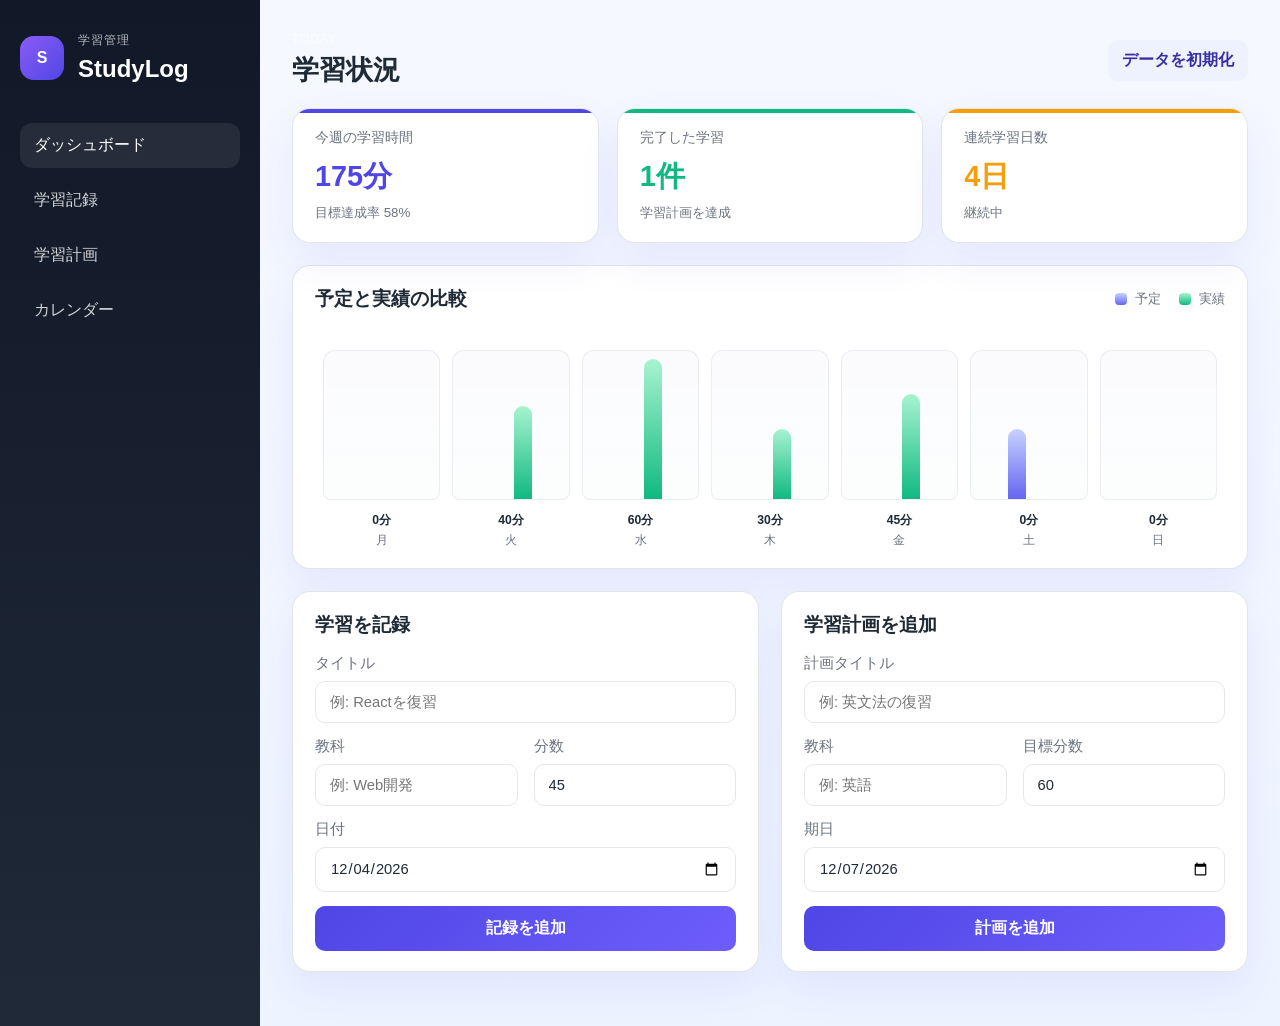
<file: index.html>
<!DOCTYPE html>
<html lang="ja">
  <head>
    <meta charset="UTF-8" />
    <meta name="viewport" content="width=device-width, initial-scale=1.0" />
    <title>StudyLog</title>
    <link rel="stylesheet" href="styles.css" />
  </head>
  <body data-page="dashboard">
    <div class="app-shell">
      <aside class="sidebar">
        <div class="brand-wrap">
          <div class="brand-mark">S</div>
          <div>
            <p class="eyebrow">学習管理</p>
            <h1>StudyLog</h1>
          </div>
        </div>

        <nav class="nav">
          <a class="nav-item active" href="index.html">ダッシュボード</a>
          <a class="nav-item" href="records.html">学習記録</a>
          <a class="nav-item" href="plans.html">学習計画</a>
          <a class="nav-item" href="calendar.html">カレンダー</a>
        </nav>
      </aside>

      <main class="content">
        <header class="topbar" id="dashboard">
          <div>
            <p class="eyebrow">Today</p>
            <h2>学習状況</h2>
          </div>
          <button id="resetData" class="secondary-btn" type="button">データを初期化</button>
        </header>

        <section class="summary-grid">
          <article class="card stat-card accent-primary">
            <span class="label">今週の学習時間</span>
            <strong id="weeklyMinutes">0分</strong>
            <small id="weeklyGoal">目標達成率 0%</small>
          </article>
          <article class="card stat-card accent-success">
            <span class="label">完了した学習</span>
            <strong id="completedCount">0件</strong>
            <small>学習計画を達成</small>
          </article>
          <article class="card stat-card accent-warn">
            <span class="label">連続学習日数</span>
            <strong id="streakDays">0日</strong>
            <small>継続中</small>
          </article>
        </section>

        <section class="card panel chart-panel">
          <div class="panel-header chart-header">
            <h3>予定と実績の比較</h3>
            <div class="chart-legend">
              <span><i class="legend-box planned"></i>予定</span>
              <span><i class="legend-box actual"></i>実績</span>
            </div>
          </div>
          <div id="planVsActualChart" class="comparison-chart" aria-label="予定と実績の比較グラフ"></div>
        </section>

        <section class="two-column">
          <div class="card panel">
            <div class="panel-header">
              <h3>学習を記録</h3>
            </div>
            <form id="studyForm" class="stacked-form">
              <label>
                タイトル
                <input type="text" id="studyTitle" name="studyTitle" placeholder="例: Reactを復習" required />
              </label>
              <div class="row two-col">
                <label>
                  教科
                  <input type="text" id="studySubject" name="studySubject" placeholder="例: Web開発" required />
                </label>
                <label>
                  分数
                  <input type="number" id="studyMinutes" name="studyMinutes" min="1" max="600" value="45" required />
                </label>
              </div>
              <label>
                日付
                <input type="date" id="studyDate" name="studyDate" required />
              </label>
              <button class="primary-btn" type="submit">記録を追加</button>
            </form>
          </div>

          <div class="card panel">
            <div class="panel-header">
              <h3>学習計画を追加</h3>
            </div>
            <form id="planForm" class="stacked-form">
              <label>
                計画タイトル
                <input type="text" id="planTitle" placeholder="例: 英文法の復習" required />
              </label>
              <div class="row two-col">
                <label>
                  教科
                  <input type="text" id="planSubject" placeholder="例: 英語" required />
                </label>
                <label>
                  目標分数
                  <input type="number" id="planMinutes" min="15" max="600" value="60" required />
                </label>
              </div>
              <label>
                期日
                <input type="date" id="planDate" required />
              </label>
              <button class="primary-btn" type="submit">計画を追加</button>
            </form>
          </div>
        </section>
      </main>
    </div>

    <script src="app.js"></script>
  </body>
</html>
</file>
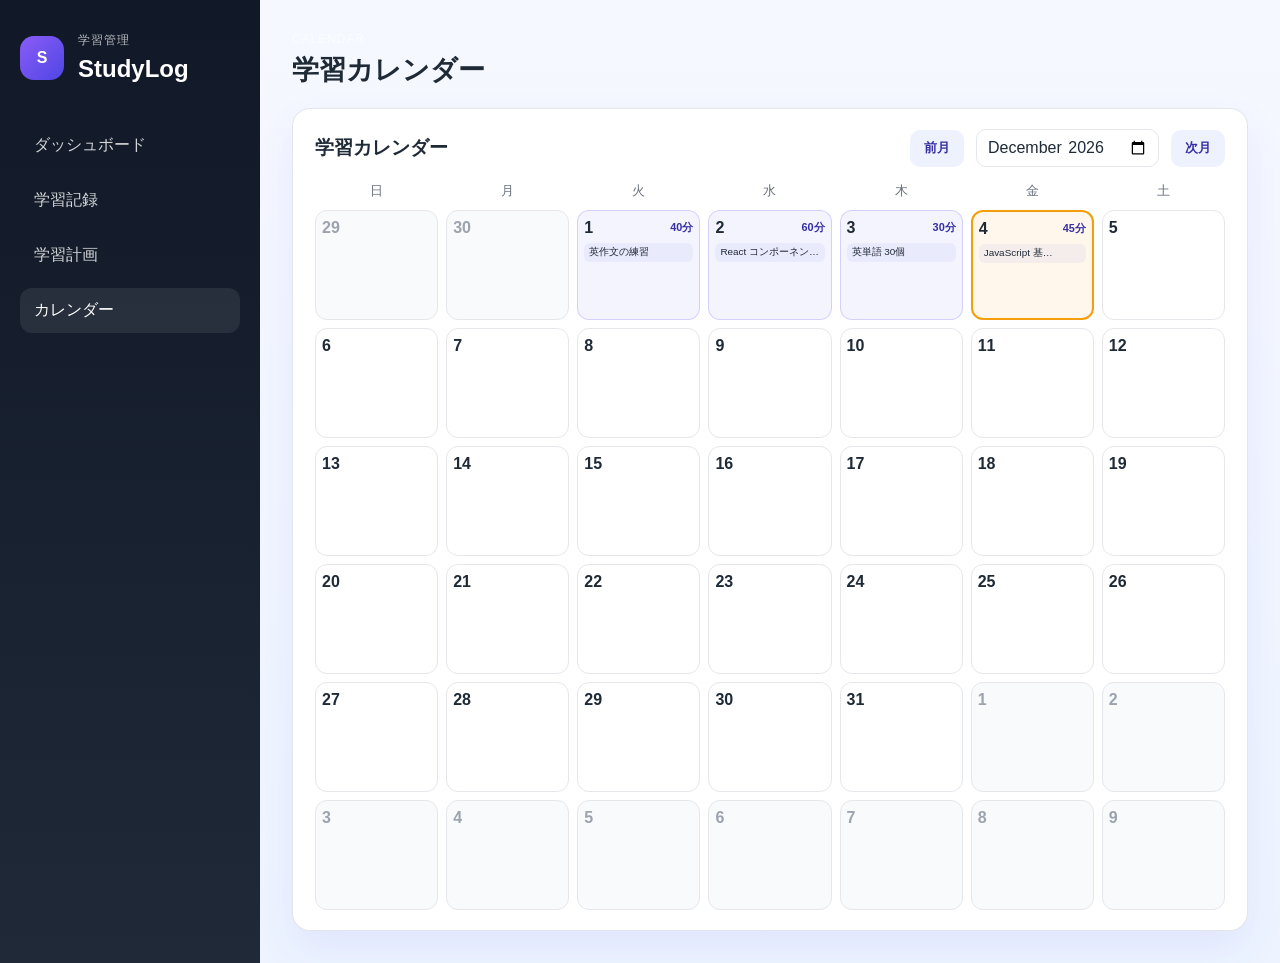
<file: calendar.html>
<!DOCTYPE html>
<html lang="ja">
  <head>
    <meta charset="UTF-8" />
    <meta name="viewport" content="width=device-width, initial-scale=1.0" />
    <title>StudyLog - 学習カレンダー</title>
    <link rel="stylesheet" href="styles.css" />
  </head>
  <body data-page="calendar">
    <div class="app-shell">
      <aside class="sidebar">
        <div class="brand-wrap">
          <div class="brand-mark">S</div>
          <div>
            <p class="eyebrow">学習管理</p>
            <h1>StudyLog</h1>
          </div>
        </div>

        <nav class="nav">
          <a class="nav-item" href="index.html">ダッシュボード</a>
          <a class="nav-item" href="records.html">学習記録</a>
          <a class="nav-item" href="plans.html">学習計画</a>
          <a class="nav-item active" href="calendar.html">カレンダー</a>
        </nav>
      </aside>

      <main class="content">
        <header class="topbar">
          <div>
            <p class="eyebrow">Calendar</p>
            <h2>学習カレンダー</h2>
          </div>
        </header>

        <section class="card panel" id="calendarSection">
          <div class="panel-header calendar-header">
            <h3>学習カレンダー</h3>
            <div class="calendar-actions">
              <button type="button" id="prevMonth" class="secondary-btn small-btn">前月</button>
              <input type="month" id="calendarMonthPicker" class="month-picker" aria-label="表示する月" />
              <button type="button" id="nextMonth" class="secondary-btn small-btn">次月</button>
            </div>
          </div>
          <div class="calendar-weekdays">
            <span>日</span>
            <span>月</span>
            <span>火</span>
            <span>水</span>
            <span>木</span>
            <span>金</span>
            <span>土</span>
          </div>
          <div id="calendarGrid" class="calendar-grid"></div>
        </section>
      </main>
    </div>

    <script src="app.js"></script>
  </body>
</html>
</file>
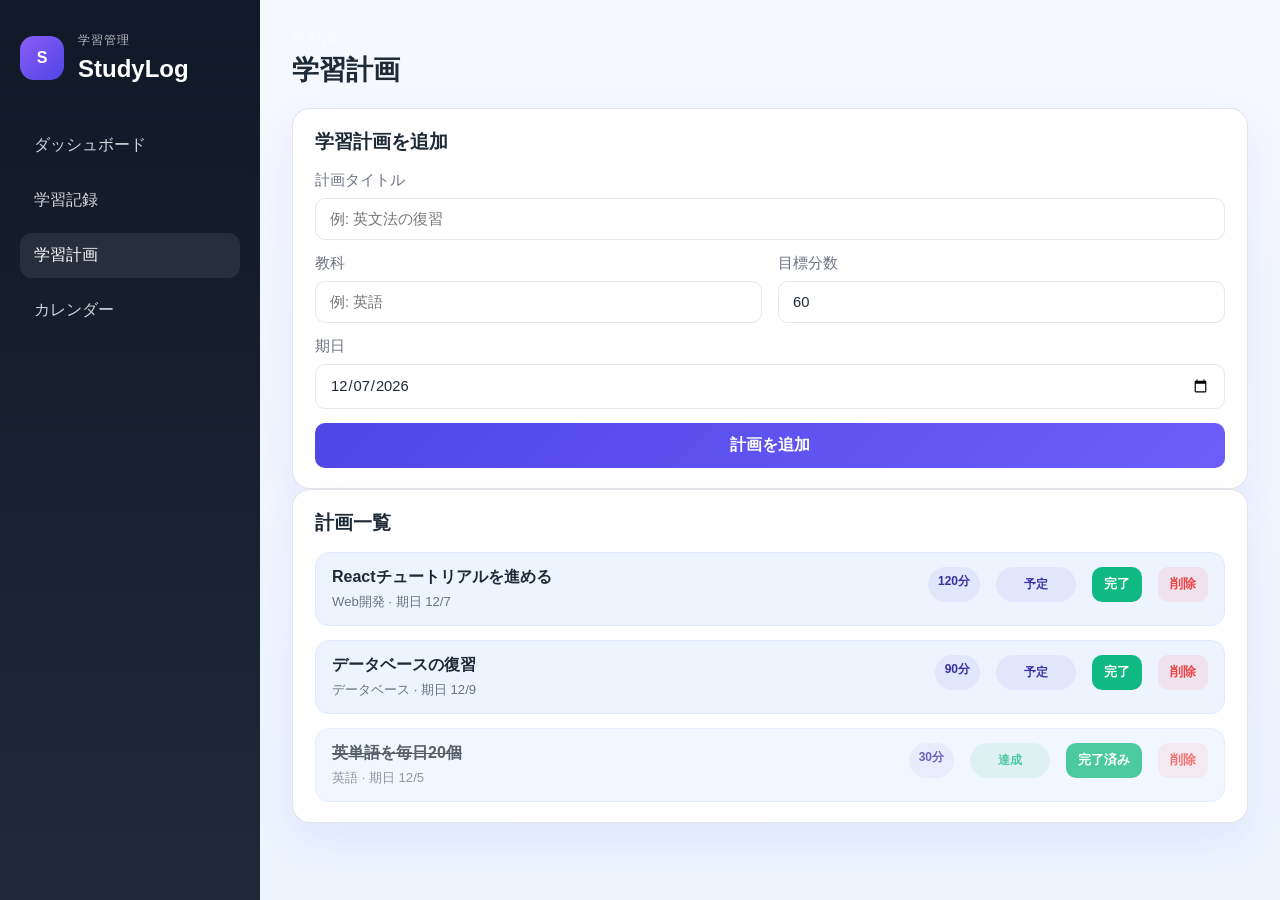
<file: plans.html>
<!DOCTYPE html>
<html lang="ja">
  <head>
    <meta charset="UTF-8" />
    <meta name="viewport" content="width=device-width, initial-scale=1.0" />
    <title>StudyLog - 学習計画</title>
    <link rel="stylesheet" href="styles.css" />
  </head>
  <body data-page="plans">
    <div class="app-shell">
      <aside class="sidebar">
        <div class="brand-wrap">
          <div class="brand-mark">S</div>
          <div>
            <p class="eyebrow">学習管理</p>
            <h1>StudyLog</h1>
          </div>
        </div>

        <nav class="nav">
          <a class="nav-item" href="index.html">ダッシュボード</a>
          <a class="nav-item" href="records.html">学習記録</a>
          <a class="nav-item active" href="plans.html">学習計画</a>
          <a class="nav-item" href="calendar.html">カレンダー</a>
        </nav>
      </aside>

      <main class="content">
        <header class="topbar">
          <div>
            <p class="eyebrow">Plans</p>
            <h2>学習計画</h2>
          </div>
        </header>

        <section class="card panel">
          <div class="panel-header">
            <h3>学習計画を追加</h3>
          </div>
          <form id="planForm" class="stacked-form">
            <label>
              計画タイトル
              <input type="text" id="planTitle" placeholder="例: 英文法の復習" required />
            </label>
            <div class="row two-col">
              <label>
                教科
                <input type="text" id="planSubject" placeholder="例: 英語" required />
              </label>
              <label>
                目標分数
                <input type="number" id="planMinutes" min="15" max="600" value="60" required />
              </label>
            </div>
            <label>
              期日
              <input type="date" id="planDate" required />
            </label>
            <button class="primary-btn" type="submit">計画を追加</button>
          </form>
        </section>

        <section class="card panel" id="plans">
          <div class="panel-header">
            <h3>計画一覧</h3>
          </div>
          <ul id="planList" class="plan-list"></ul>
        </section>
      </main>
    </div>

    <script src="app.js"></script>
  </body>
</html>
</file>
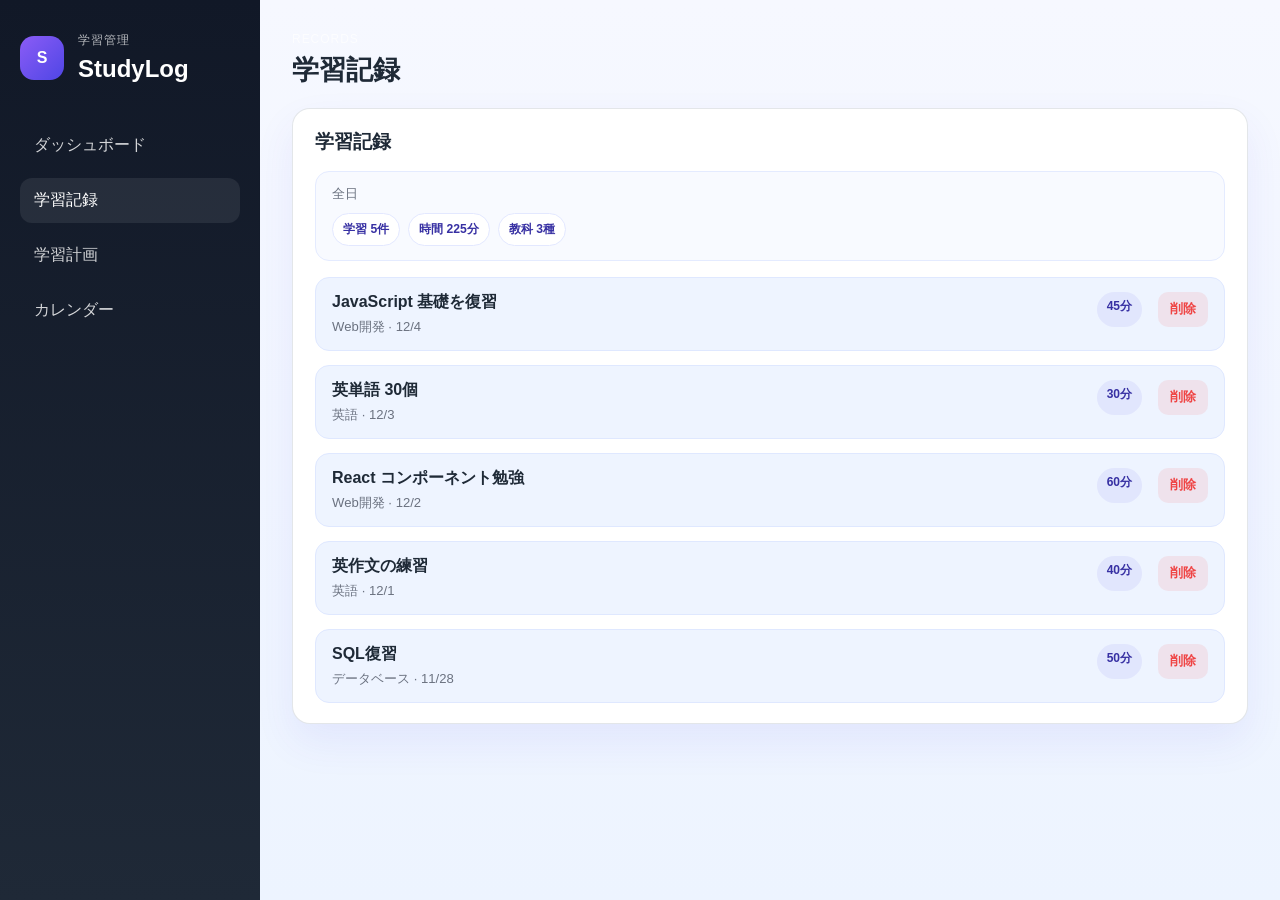
<file: records.html>
<!DOCTYPE html>
<html lang="ja">
  <head>
    <meta charset="UTF-8" />
    <meta name="viewport" content="width=device-width, initial-scale=1.0" />
    <title>StudyLog - 学習記録</title>
    <link rel="stylesheet" href="styles.css" />
  </head>
  <body data-page="records">
    <div class="app-shell">
      <aside class="sidebar">
        <div class="brand-wrap">
          <div class="brand-mark">S</div>
          <div>
            <p class="eyebrow">学習管理</p>
            <h1>StudyLog</h1>
          </div>
        </div>

        <nav class="nav">
          <a class="nav-item" href="index.html">ダッシュボード</a>
          <a class="nav-item active" href="records.html">学習記録</a>
          <a class="nav-item" href="plans.html">学習計画</a>
          <a class="nav-item" href="calendar.html">カレンダー</a>
        </nav>
      </aside>

      <main class="content">
        <header class="topbar">
          <div>
            <p class="eyebrow">Records</p>
            <h2>学習記録</h2>
          </div>
        </header>

        <section class="card panel" id="records">
          <div class="panel-header">
            <h3>学習記録</h3>
          </div>
          <div class="daily-summary">
            <div class="daily-summary-header">
              <span id="selectedDateLabel">全日</span>
            </div>
            <div id="dailyStats" class="daily-stats"></div>
          </div>
          <ul id="studyList" class="list"></ul>
        </section>
      </main>
    </div>

    <script src="app.js"></script>
  </body>
</html>
</file>
<file: styles.css>
:root {
  --bg: #f3f6ff;
  --panel: #ffffff;
  --panel-soft: #eef4ff;
  --primary: #4f46e5;
  --primary-dark: #3730a3;
  --text: #1f2a37;
  --muted: #6b7280;
  --line: #e5e7eb;
  --success: #10b981;
  --warning: #f59e0b;
  --danger: #ef4444;
  --shadow: 0 18px 40px rgba(79, 70, 229, 0.08);
}

* {
  box-sizing: border-box;
}

html {
  scroll-behavior: smooth;
}

body {
  margin: 0;
  font-family: "Segoe UI", "Hiragino Sans", "Noto Sans JP", sans-serif;
  background: linear-gradient(180deg, #f6f8ff 0%, #edf4ff 100%);
  color: var(--text);
}

button,
input {
  font: inherit;
}

button {
  cursor: pointer;
}

.app-shell {
  max-width: 1400px;
  margin: 0 auto;
  min-height: 100vh;
  display: grid;
  grid-template-columns: 260px minmax(0, 1fr);
}

.sidebar {
  background: linear-gradient(180deg, #111827 0%, #1f2937 100%);
  color: white;
  padding: 32px 20px;
}

.brand-wrap {
  display: flex;
  align-items: center;
  gap: 14px;
  margin-bottom: 40px;
}

.brand-mark {
  width: 44px;
  height: 44px;
  border-radius: 14px;
  display: grid;
  place-items: center;
  background: linear-gradient(135deg, #8b5cf6, #4f46e5);
  font-weight: 800;
}

.eyebrow {
  margin: 0 0 6px;
  font-size: 0.75rem;
  letter-spacing: 0.08em;
  text-transform: uppercase;
  color: rgba(255, 255, 255, 0.7);
}

.brand-wrap h1 {
  margin: 0;
  font-size: 1.5rem;
}

.nav {
  display: flex;
  flex-direction: column;
  gap: 10px;
}

.nav-item {
  display: block;
  padding: 12px 14px;
  border-radius: 12px;
  color: rgba(255, 255, 255, 0.82);
  text-decoration: none;
  transition: 0.2s ease;
}

.nav-item:hover,
.nav-item.active {
  background: rgba(255, 255, 255, 0.08);
  color: white;
}

.content {
  padding: 32px;
}

.topbar {
  display: flex;
  justify-content: space-between;
  align-items: center;
  margin-bottom: 20px;
}

.topbar h2 {
  margin: 0;
  font-size: clamp(1.7rem, 2vw, 2.4rem);
}

.summary-grid {
  display: grid;
  grid-template-columns: repeat(3, minmax(0, 1fr));
  gap: 18px;
  margin-bottom: 22px;
}

.chart-panel {
  margin-bottom: 22px;
}

.chart-header {
  margin-bottom: 18px;
}

.chart-legend {
  display: flex;
  gap: 18px;
  flex-wrap: wrap;
  color: var(--muted);
  font-size: 0.8rem;
}

.chart-legend span {
  display: inline-flex;
  align-items: center;
  gap: 8px;
}

.legend-box {
  display: inline-block;
  width: 12px;
  height: 12px;
  border-radius: 4px;
}

.legend-box.planned {
  background: linear-gradient(180deg, #c7d2fe, #6366f1);
}

.legend-box.actual {
  background: linear-gradient(180deg, #a7f3d0, #10b981);
}

.comparison-chart {
  display: grid;
  grid-template-columns: repeat(7, minmax(0, 1fr));
  gap: 12px;
  align-items: end;
  min-height: 220px;
  padding: 14px 8px 0;
}

.chart-day {
  display: flex;
  flex-direction: column;
  justify-content: flex-end;
  align-items: center;
  gap: 12px;
  height: 100%;
}

.chart-bars {
  display: flex;
  align-items: flex-end;
  justify-content: center;
  gap: 6px;
  width: 100%;
  height: 150px;
  padding-top: 8px;
  background: linear-gradient(180deg, rgba(79, 70, 229, 0.02), rgba(16, 185, 129, 0.01));
  border-radius: 12px 12px 8px 8px;
  border: 1px solid rgba(148, 163, 184, 0.18);
}

.bar {
  display: block;
  position: relative;
  width: 18px;
  min-height: 0;
  border-radius: 10px 10px 0 0;
  transition: height 0.2s ease;
}

.bar-tooltip {
  position: absolute;
  z-index: 5;
  left: 50%;
  bottom: calc(100% + 9px);
  width: max-content;
  max-width: 220px;
  padding: 8px 10px;
  border-radius: 8px;
  background: #1f2937;
  color: white;
  font-size: 0.72rem;
  line-height: 1.5;
  white-space: nowrap;
  pointer-events: none;
  opacity: 0;
  visibility: hidden;
  transform: translate(-50%, 4px);
  transition: opacity 0.15s ease, transform 0.15s ease, visibility 0.15s ease;
}

.bar-tooltip::after {
  content: "";
  position: absolute;
  left: 50%;
  top: 100%;
  border: 5px solid transparent;
  border-top-color: #1f2937;
  transform: translateX(-50%);
}

.bar:hover .bar-tooltip {
  opacity: 1;
  visibility: visible;
  transform: translate(-50%, 0);
}

.planned-bar {
  background: linear-gradient(180deg, #c7d2fe 0%, #6366f1 100%);
}

.actual-bar {
  background: linear-gradient(180deg, #a7f3d0 0%, #10b981 100%);
}

.chart-meta {
  display: flex;
  flex-direction: column;
  align-items: center;
  gap: 4px;
  color: var(--muted);
  font-size: 0.72rem;
}

.chart-meta strong {
  color: var(--text);
  font-size: 0.76rem;
}

.card {
  background: var(--panel);
  border: 1px solid rgba(209, 213, 219, 0.6);
  border-radius: 18px;
  box-shadow: var(--shadow);
}

.stat-card {
  padding: 20px 22px;
  position: relative;
  overflow: hidden;
}

.stat-card::before {
  content: "";
  position: absolute;
  inset: 0 auto auto 0;
  width: 100%;
  height: 4px;
  background: currentColor;
}

.accent-primary { color: var(--primary); }
.accent-success { color: var(--success); }
.accent-warn { color: var(--warning); }

.label {
  display: block;
  font-size: 0.85rem;
  color: var(--muted);
  margin-bottom: 10px;
}

.stat-card strong {
  display: block;
  font-size: clamp(1.8rem, 2vw, 2.6rem);
  margin-bottom: 6px;
}

.stat-card small {
  color: var(--muted);
}

.two-column {
  display: grid;
  grid-template-columns: repeat(2, minmax(0, 1fr));
  gap: 22px;
  margin-bottom: 22px;
}

.calendar-header {
  display: flex;
  justify-content: space-between;
  align-items: center;
  gap: 16px;
}

.calendar-actions {
  display: flex;
  align-items: center;
  gap: 12px;
  flex-wrap: wrap;
}

.month-picker {
  width: auto;
  min-width: 150px;
  padding: 8px 10px;
}

.small-btn {
  padding: 8px 12px;
  font-size: 0.8rem;
}

.calendar-weekdays,
.calendar-grid {
  display: grid;
  grid-template-columns: repeat(7, minmax(0, 1fr));
  gap: 8px;
}

.calendar-weekdays {
  margin-bottom: 10px;
  color: var(--muted);
  font-size: 0.8rem;
  text-align: center;
}

.calendar-grid {
  min-height: 320px;
}

.calendar-day {
  display: flex;
  align-items: stretch;
  min-height: 110px;
  padding: 8px 6px;
  border: 1px solid var(--line);
  border-radius: 12px;
  background: #fff;
  color: var(--text);
  text-align: left;
  transition: 0.2s ease;
}

.calendar-day:hover {
  border-color: var(--primary);
  transform: translateY(-1px);
}

.calendar-day.outside {
  background: #f9fafb;
  color: #9ca3af;
}

.calendar-day.has-log {
  background: rgba(79, 70, 229, 0.06);
  border-color: rgba(79, 70, 229, 0.2);
}

.calendar-day.selected {
  background: linear-gradient(135deg, rgba(79, 70, 229, 0.12), rgba(99, 102, 241, 0.2));
  border-color: var(--primary);
  box-shadow: inset 0 0 0 1px rgba(79, 70, 229, 0.25);
}

.calendar-day.today {
  border: 2px solid var(--warning);
  background: rgba(245, 158, 11, 0.08);
}

.calendar-day.today.selected {
  border-color: var(--primary);
  box-shadow: inset 0 0 0 2px rgba(245, 158, 11, 0.35);
}

.calendar-day-content {
  display: flex;
  flex-direction: column;
  justify-content: flex-start;
  gap: 6px;
  width: 100%;
}

.day-header {
  display: flex;
  justify-content: space-between;
  align-items: center;
  gap: 6px;
}

.day-number {
  font-weight: 700;
}

.day-entries {
  display: flex;
  flex-direction: column;
  gap: 4px;
  min-height: 36px;
}

.calendar-entry {
  display: block;
  font-size: 0.62rem;
  line-height: 1.3;
  padding: 3px 5px;
  border-radius: 6px;
  background: rgba(79, 70, 229, 0.06);
  color: var(--text);
  white-space: nowrap;
  overflow: hidden;
  text-overflow: ellipsis;
}

.day-total {
  font-size: 0.68rem;
  color: var(--primary-dark);
  font-weight: 700;
}

.day-total.empty {
  color: transparent;
}

.daily-summary {
  background: #f8faff;
  border: 1px solid #e4ebff;
  border-radius: 14px;
  padding: 14px 16px;
  margin-bottom: 16px;
}

.daily-summary-header {
  font-size: 0.8rem;
  color: var(--muted);
  margin-bottom: 10px;
}

.daily-stats {
  display: flex;
  flex-wrap: wrap;
  gap: 8px;
}

.daily-stat-pill {
  display: inline-flex;
  align-items: center;
  gap: 6px;
  background: white;
  padding: 7px 10px;
  border-radius: 999px;
  border: 1px solid #e3e8ff;
  font-size: 0.76rem;
  color: var(--primary-dark);
  font-weight: 700;
}

.panel {
  padding: 20px 22px;
}

.panel-header {
  display: flex;
  justify-content: space-between;
  align-items: center;
  margin-bottom: 16px;
}

.panel-header h3 {
  margin: 0;
  font-size: 1.2rem;
}

.stacked-form {
  display: flex;
  flex-direction: column;
  gap: 14px;
}

label {
  display: flex;
  flex-direction: column;
  gap: 8px;
  font-size: 0.92rem;
  color: var(--muted);
}

input {
  width: 100%;
  border: 1px solid var(--line);
  border-radius: 10px;
  padding: 12px 14px;
  background: #fff;
  color: var(--text);
}

input:focus {
  outline: 2px solid rgba(79, 70, 229, 0.18);
  border-color: var(--primary);
}

.row {
  display: flex;
  gap: 16px;
}

.two-col > * {
  flex: 1;
}

.primary-btn,
.secondary-btn,
.check-btn {
  border: none;
  border-radius: 10px;
  transition: transform 0.2s ease;
}

.primary-btn {
  background: linear-gradient(135deg, var(--primary), #6d5efc);
  color: white;
  padding: 12px 18px;
  font-weight: 700;
}

.secondary-btn {
  background: #eef2ff;
  color: var(--primary-dark);
  padding: 10px 14px;
  font-weight: 600;
}

.primary-btn:hover,
.secondary-btn:hover,
.check-btn:hover {
  transform: translateY(-1px);
}

.list,
.plan-list {
  list-style: none;
  padding: 0;
  margin: 0;
  display: flex;
  flex-direction: column;
  gap: 14px;
}

.list-item,
.plan-item {
  display: flex;
  justify-content: space-between;
  align-items: center;
  gap: 14px;
  background: var(--panel-soft);
  border: 1px solid #dfe8ff;
  border-radius: 14px;
  padding: 14px 16px;
}

.list-item {
  align-items: flex-start;
}

.list-item .item-meta {
  flex: 1;
  min-width: 0;
}

.plan-item {
  align-items: flex-start;
}

.plan-item .item-meta {
  flex: 1;
}

.plan-status {
  display: inline-flex;
  align-items: center;
  justify-content: center;
  min-width: 80px;
  text-align: center;
  padding: 8px 10px;
  border-radius: 999px;
  font-size: 0.72rem;
  font-weight: 700;
}

.plan-status.done {
  background: rgba(16, 185, 129, 0.12);
  color: var(--success);
}

.plan-status.pending {
  background: rgba(79, 70, 229, 0.08);
  color: var(--primary-dark);
}

.item-meta {
  display: flex;
  flex-direction: column;
  gap: 5px;
}

.item-meta strong {
  font-size: 1rem;
}

.item-meta span {
  color: var(--muted);
  font-size: 0.82rem;
}

.item-badge {
  padding: 6px 10px;
  border-radius: 999px;
  background: rgba(79, 70, 229, 0.08);
  color: var(--primary-dark);
  font-weight: 700;
  font-size: 0.75rem;
}

.plan-item.done {
  opacity: 0.75;
}

.plan-item.done .item-meta strong {
  text-decoration: line-through;
}

.check-btn {
  background: var(--success);
  color: white;
  padding: 9px 12px;
  font-size: 0.8rem;
  font-weight: 700;
}

.delete-btn {
  border: none;
  border-radius: 10px;
  background: rgba(239, 68, 68, 0.1);
  color: var(--danger);
  padding: 9px 12px;
  font-size: 0.8rem;
  font-weight: 700;
}

@media (max-width: 980px) {
  .app-shell {
    grid-template-columns: 1fr;
  }

  .sidebar {
    padding-bottom: 16px;
  }

  .nav {
    flex-direction: row;
    flex-wrap: wrap;
  }

  .summary-grid,
  .two-column {
    grid-template-columns: 1fr;
  }
}
</file>
